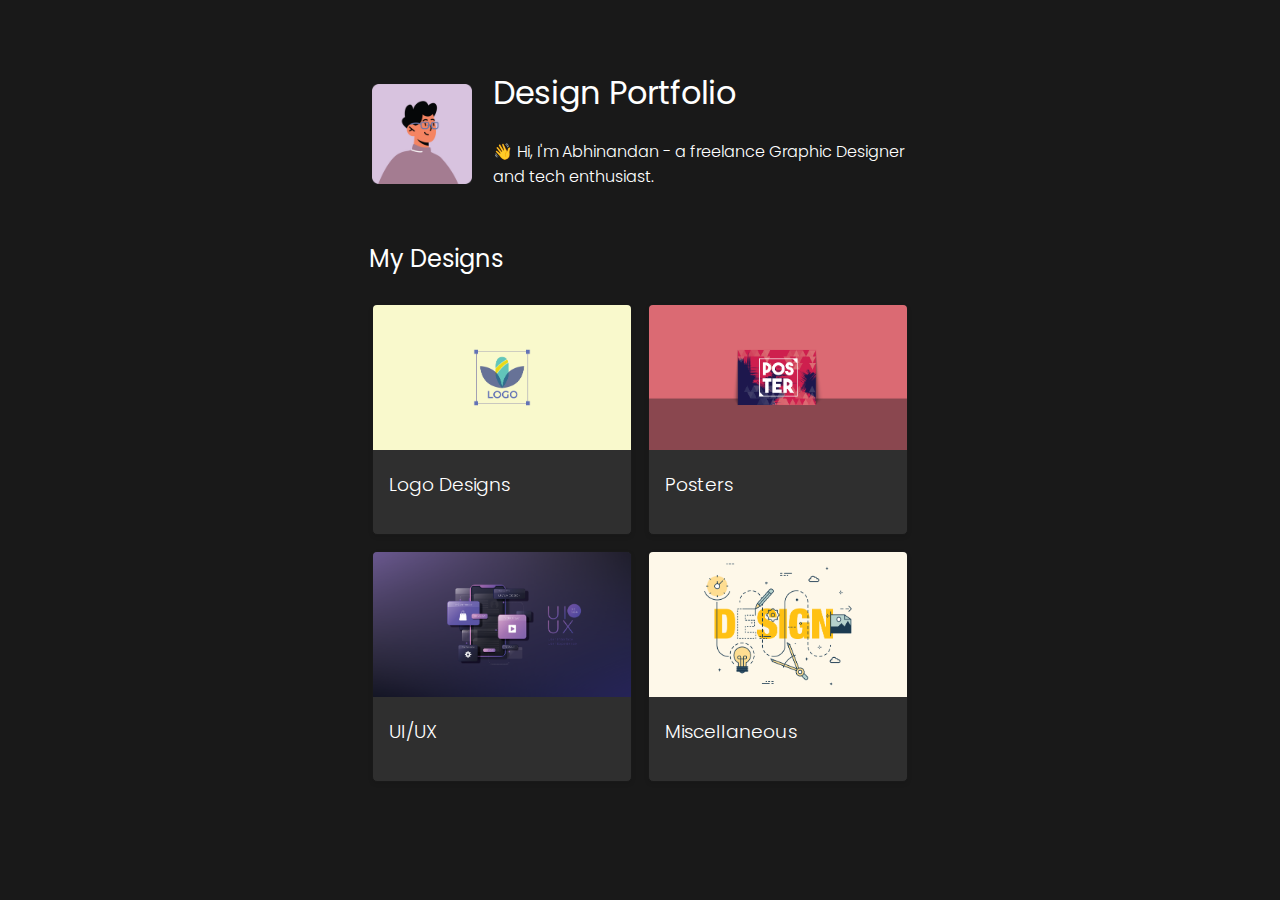
<file: index.html>
<!DOCTYPE html>
<html lang="en">
<head>
    <meta charset="UTF-8">
    <meta name="viewport" content="width=device-width, initial-scale=1.0">
    <title>My Portfolio</title>
    <link rel="icon" type="image/x-icon" href="images/Profile.png">
    <link rel="stylesheet" href="css/styles.css">
    <link rel="preconnect" href="https://fonts.googleapis.com">
    <link rel="preconnect" href="https://fonts.gstatic.com" crossorigin>
    <link href="https://fonts.googleapis.com/css2?family=Poppins:ital,wght@0,100;0,200;0,300;0,400;0,500;0,600;0,700;0,800;0,900;1,100;1,200;1,300;1,400;1,500;1,600;1,700;1,800;1,900&display=swap" rel="stylesheet">
</head>
<body>
    <main>
        <div class="image-container">
            <img src="images/Profile.png" alt="Small Image" class="small-image">
            <section id="about" class="about">
                <h1>Design Portfolio</h1>
                <p>👋 Hi, I'm Abhinandan - a freelance Graphic Designer and tech enthusiast.</p>
            </section>
        </div>

        <section id="portfolio" class="portfolio">
            <h2>My Designs</h2>
            <div class="gallery">
                <div class="gallery-item">
                    <a href="logos.html">
                        <img src="images/logo.png" alt="Logo">
                        <div class="card-description">
                            <h3>Logo Designs</h3>
                        </div>
                    </a>
                </div>
                <div class="gallery-item">
                    <a href="posters.html">
                        <img src="images/banner.png" alt="Banners/Posters">
                        <div class="card-description">
                            <h3>Posters</h3>
                        </div>
                    </a>
                </div>
                <div class="gallery-item">
                    <a href="uiux.html">
                        <img src="images/uiux.png" alt="UI/UX">
                        <div class="card-description">
                            <h3>UI/UX</h3>
                        </div>
                    </a>
                </div>
                <div class="gallery-item">
                    <a href="misc.html">
                        <img src="images/misc.png" alt="Miscellaneous">
                        <div class="card-description">
                            <h3>Miscellaneous</h3>
                        </div>
                    </a>
                </div>
                <!-- Add more items as needed -->
            </div>
        </section>
    </main>
    <script src="js/scripts.js"></script>
</body>
</html>
</file>
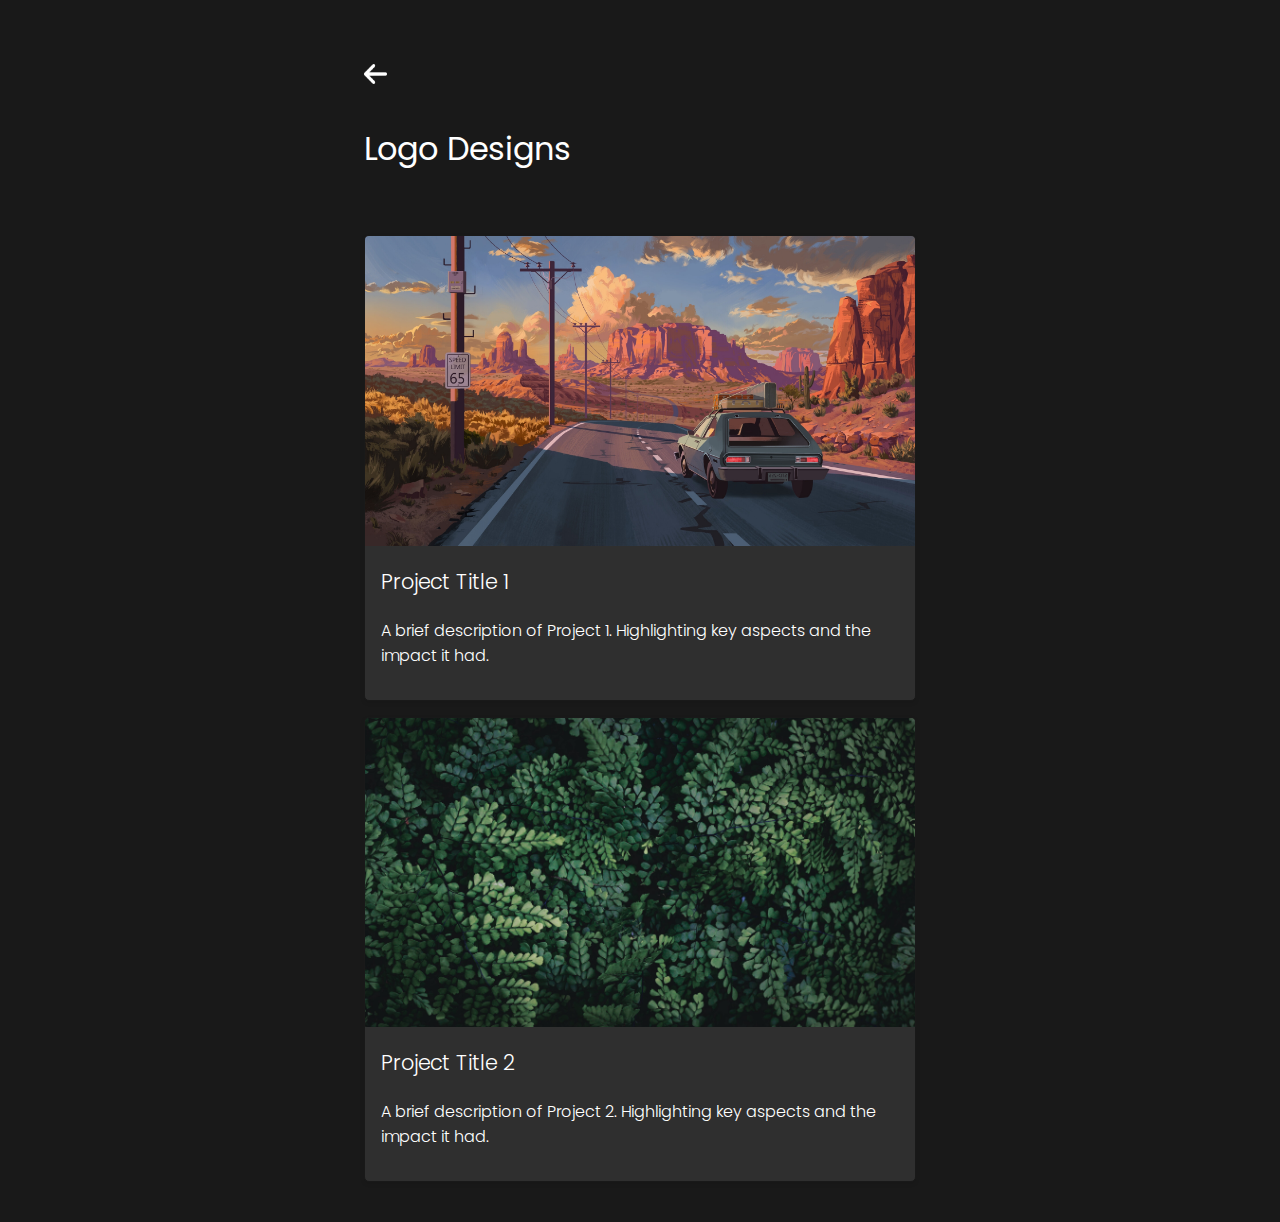
<file: logos.html>
<!DOCTYPE html>
<html lang="en">
<head>
    <meta charset="UTF-8">
    <meta name="viewport" content="width=device-width, initial-scale=1.0">
    <title>Showcase</title>
    <link rel="icon" type="image/x-icon" href="images/Profile.png">
    <link rel="stylesheet" href="css/styles.css">
    <link rel="preconnect" href="https://fonts.googleapis.com">
    <link rel="preconnect" href="https://fonts.gstatic.com" crossorigin>
    <link href="https://fonts.googleapis.com/css2?family=Poppins:ital,wght@0,100;0,200;0,300;0,400;0,500;0,600;0,700;0,800;0,900;1,100;1,200;1,300;1,400;1,500;1,600;1,700;1,800;1,900&display=swap" rel="stylesheet">
</head>
<body>
    <main>
        <!-- Showcase Section -->
        <section id="showcase" class="showcase">
            <a href="index.html">
                <img src="images/back.png" alt="Back Button" class="back-button">
            </a>
            <h1>Logo Designs</h1>
            <div class="display">
                <div class="display-item">
                    <img src="images/work1.jpg" alt="Work 1">
                    <div class="display-card-description">
                        <h3>Project Title 1</h3>
                        <p>A brief description of Project 1. Highlighting key aspects and the impact it had.</p>
                    </div>
                </div>
                <div class="display-item">
                    <img src="images/work2.jpg" alt="Work 2">
                    <div class="display-card-description">
                        <h3>Project Title 2</h3>
                        <p>A brief description of Project 2. Highlighting key aspects and the impact it had.</p>
                    </div>
                </div>
                <!-- Add more items as needed -->
            </div>
        </section>
    </main>
    <script src="js/scripts.js"></script>
</body>
</html>
</file>
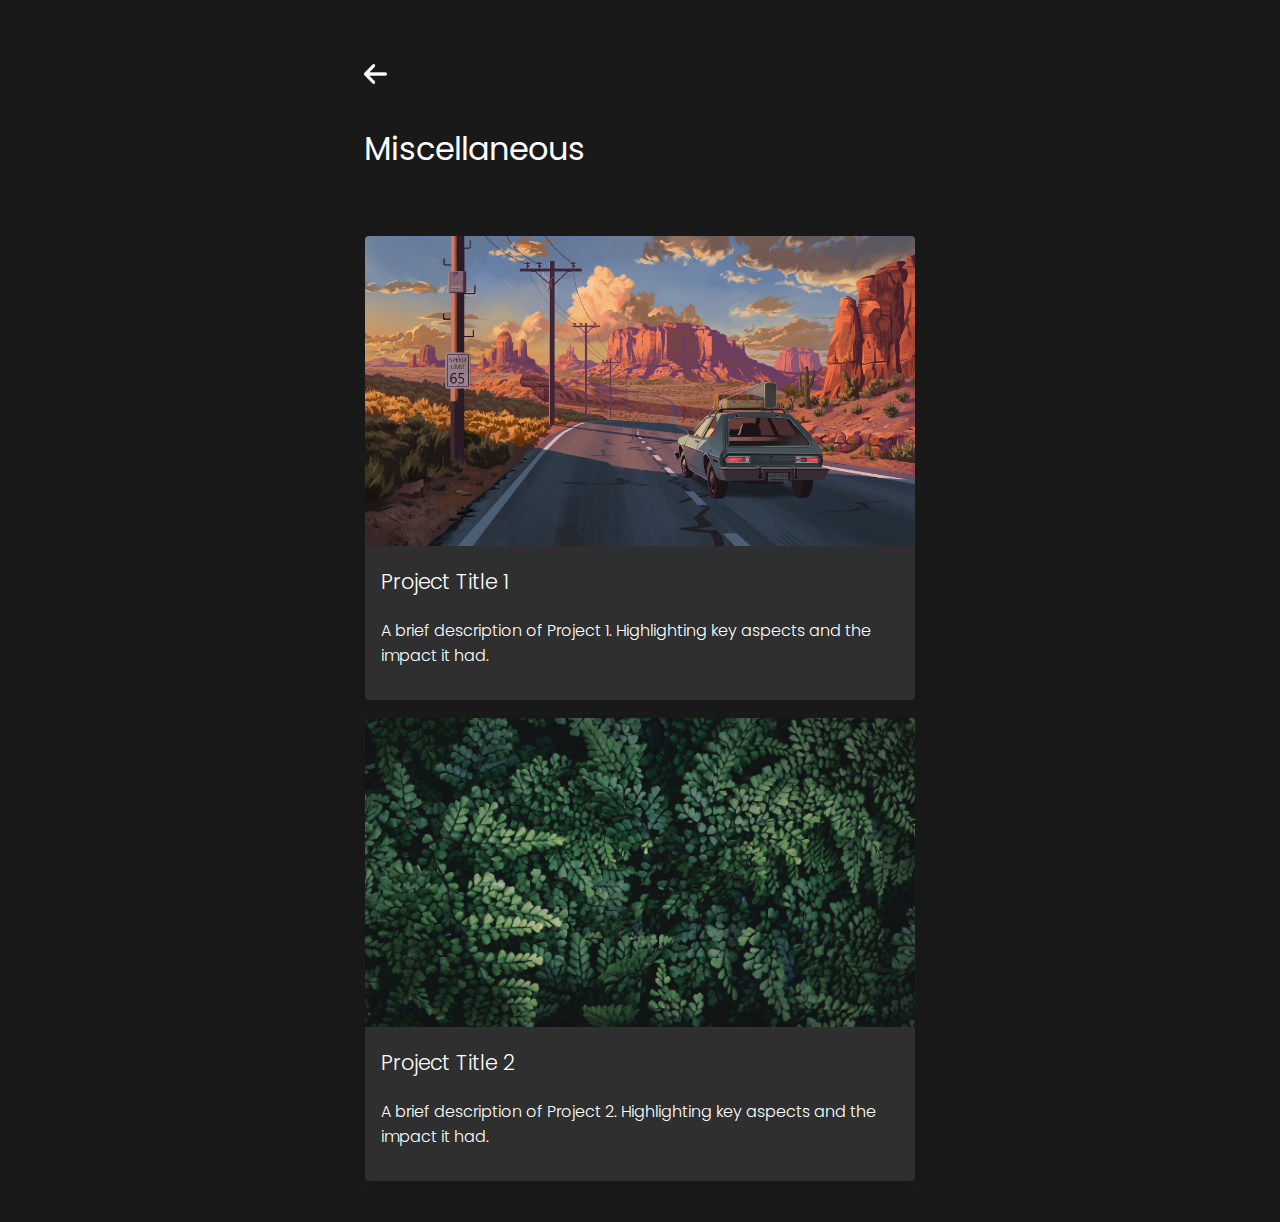
<file: misc.html>
<!DOCTYPE html>
<html lang="en">
<head>
    <meta charset="UTF-8">
    <meta name="viewport" content="width=device-width, initial-scale=1.0">
    <title>Showcase</title>
    <link rel="icon" type="image/x-icon" href="images/Profile.png">
    <link rel="stylesheet" href="css/styles.css">
    <link rel="preconnect" href="https://fonts.googleapis.com">
    <link rel="preconnect" href="https://fonts.gstatic.com" crossorigin>
    <link href="https://fonts.googleapis.com/css2?family=Poppins:ital,wght@0,100;0,200;0,300;0,400;0,500;0,600;0,700;0,800;0,900;1,100;1,200;1,300;1,400;1,500;1,600;1,700;1,800;1,900&display=swap" rel="stylesheet">
</head>
<body>
    <main>
        <!-- Showcase Section -->
        <section id="showcase" class="showcase">
            <a href="index.html">
                <img src="images/back.png" alt="Back Button" class="back-button">
            </a>
            <h1>Miscellaneous</h1>
            <div class="display">
                <div class="display-item">
                    <img src="images/work1.jpg" alt="Work 1">
                    <div class="display-card-description">
                        <h3>Project Title 1</h3>
                        <p>A brief description of Project 1. Highlighting key aspects and the impact it had.</p>
                    </div>
                </div>
                <div class="display-item">
                    <img src="images/work2.jpg" alt="Work 2">
                    <div class="display-card-description">
                        <h3>Project Title 2</h3>
                        <p>A brief description of Project 2. Highlighting key aspects and the impact it had.</p>
                    </div>
                </div>
                <!-- Add more items as needed -->
            </div>
        </section>
    </main>
    <script src="js/scripts.js"></script>
</body>
</html>
</file>
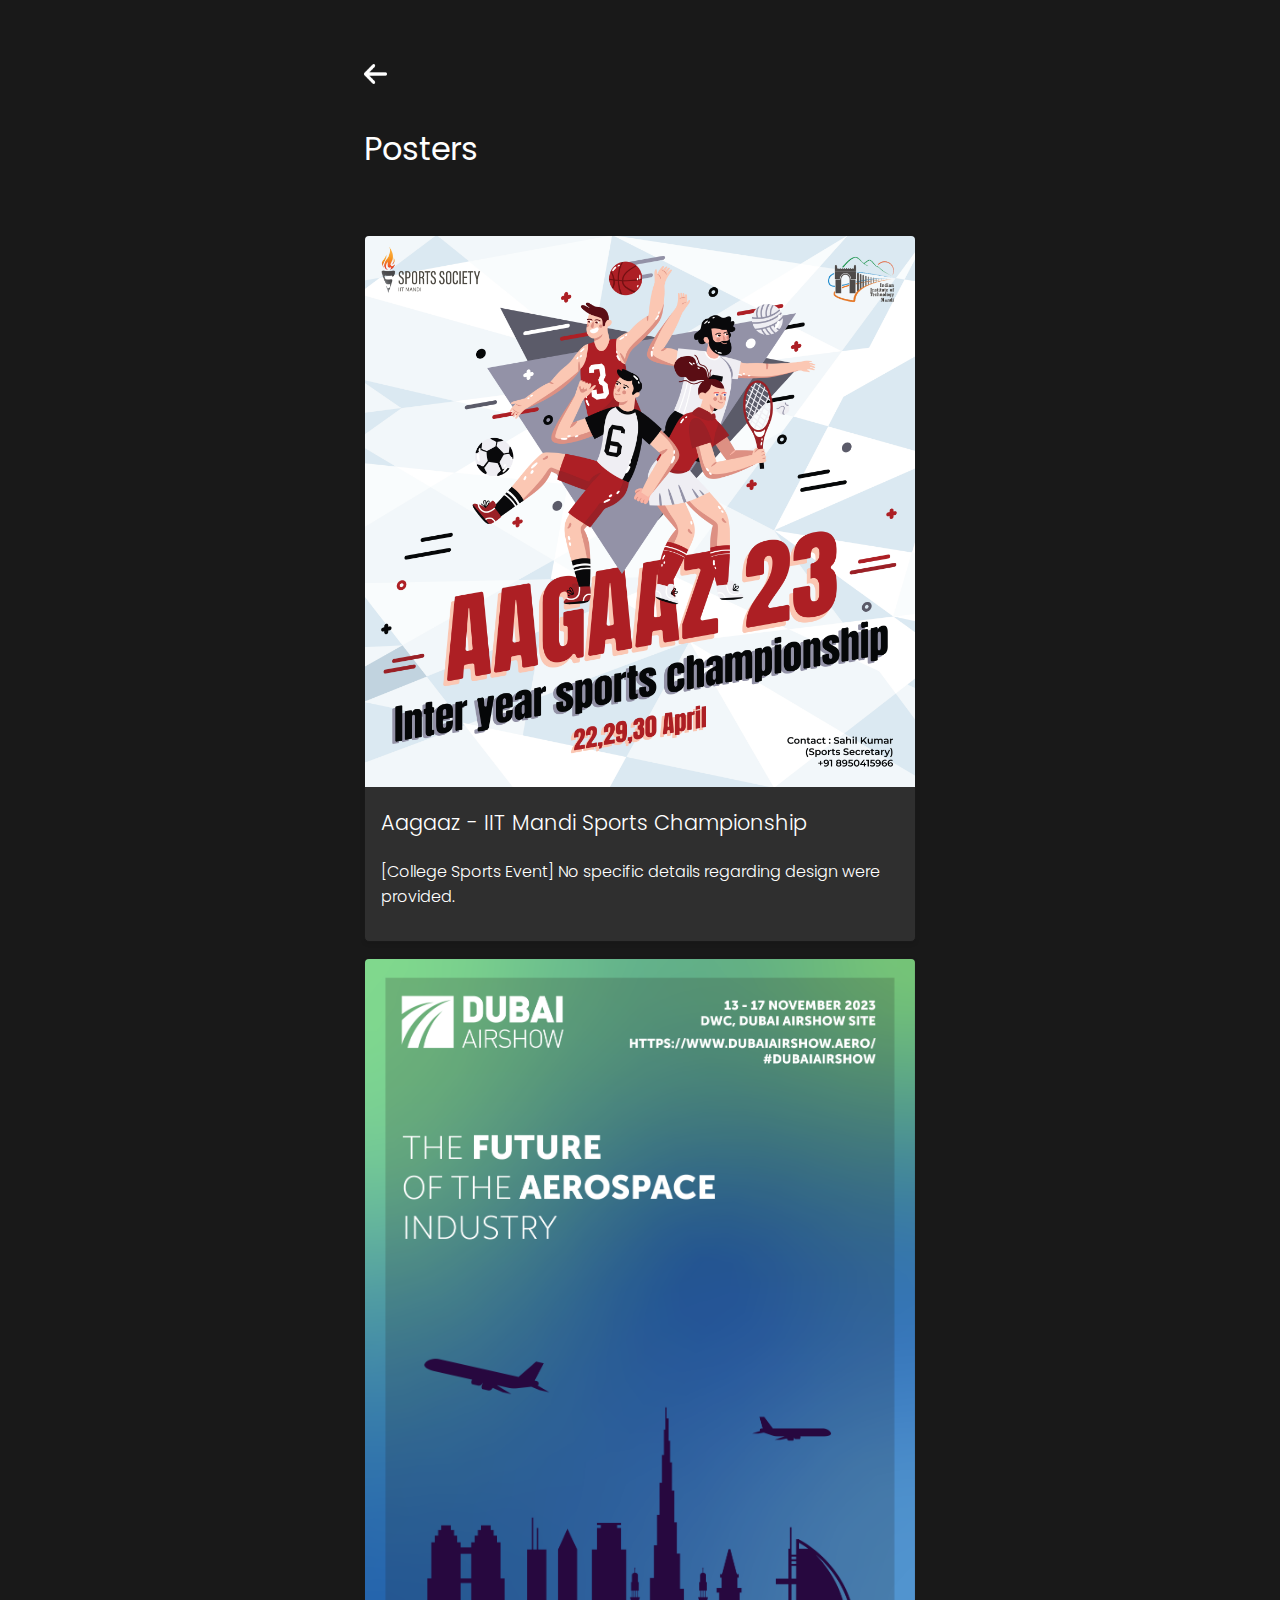
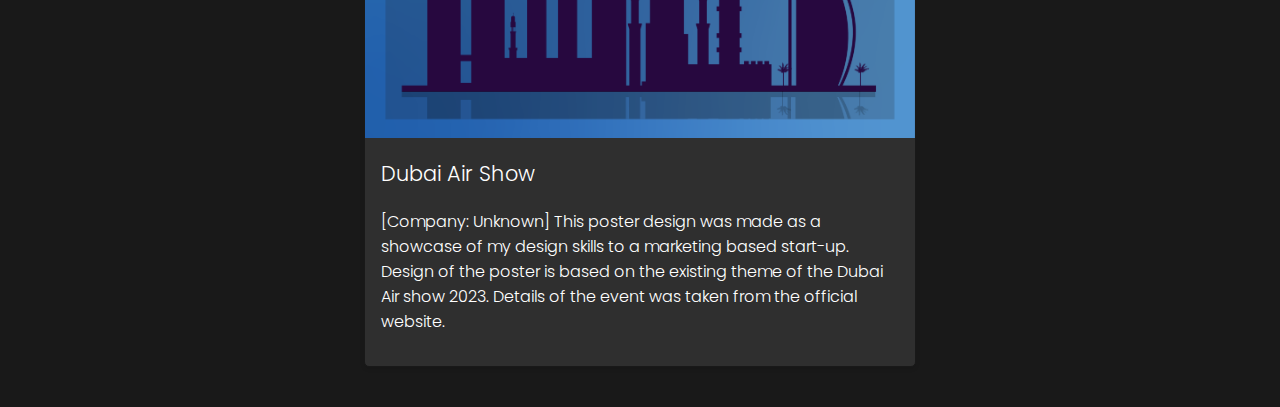
<file: posters.html>
<!DOCTYPE html>
<html lang="en">
<head>
    <meta charset="UTF-8">
    <meta name="viewport" content="width=device-width, initial-scale=1.0">
    <title>Showcase</title>
    <link rel="icon" type="image/x-icon" href="images/Profile.png">
    <link rel="stylesheet" href="css/styles.css">
    <link rel="preconnect" href="https://fonts.googleapis.com">
    <link rel="preconnect" href="https://fonts.gstatic.com" crossorigin>
    <link href="https://fonts.googleapis.com/css2?family=Poppins:ital,wght@0,100;0,200;0,300;0,400;0,500;0,600;0,700;0,800;0,900;1,100;1,200;1,300;1,400;1,500;1,600;1,700;1,800;1,900&display=swap" rel="stylesheet">
</head>
<body>
    <main>
        <!-- Showcase Section -->
        <section id="showcase" class="showcase">
            <a href="index.html">
                <img src="images/back.png" alt="Back Button" class="back-button">
            </a>
            <h1>Posters</h1>
            <div class="display">
                <div class="display-item">
                    <img src="images/posters/aagaaz.png" alt="Work 1">
                    <div class="display-card-description">
                        <h3>Aagaaz - IIT Mandi Sports Championship</h3>
                        <p>[College Sports Event] No specific details regarding design were provided.</p>
                    </div>
                </div>
                <div class="display-item">
                    <img src="images/posters/dubai-air-show.png" alt="Work 2">
                    <div class="display-card-description">
                        <h3>Dubai Air Show</h3>
                        <p>[Company: Unknown] This poster design was made as a showcase of my design skills to a marketing based start-up. Design of the poster is based on the existing theme of the Dubai Air show 2023. Details of the event was taken from the official website.</p>
                    </div>
                </div>
                <!-- Add more items as needed -->
            </div>
        </section>
    </main>
    <script src="js/scripts.js"></script>
</body>
</html>
</file>
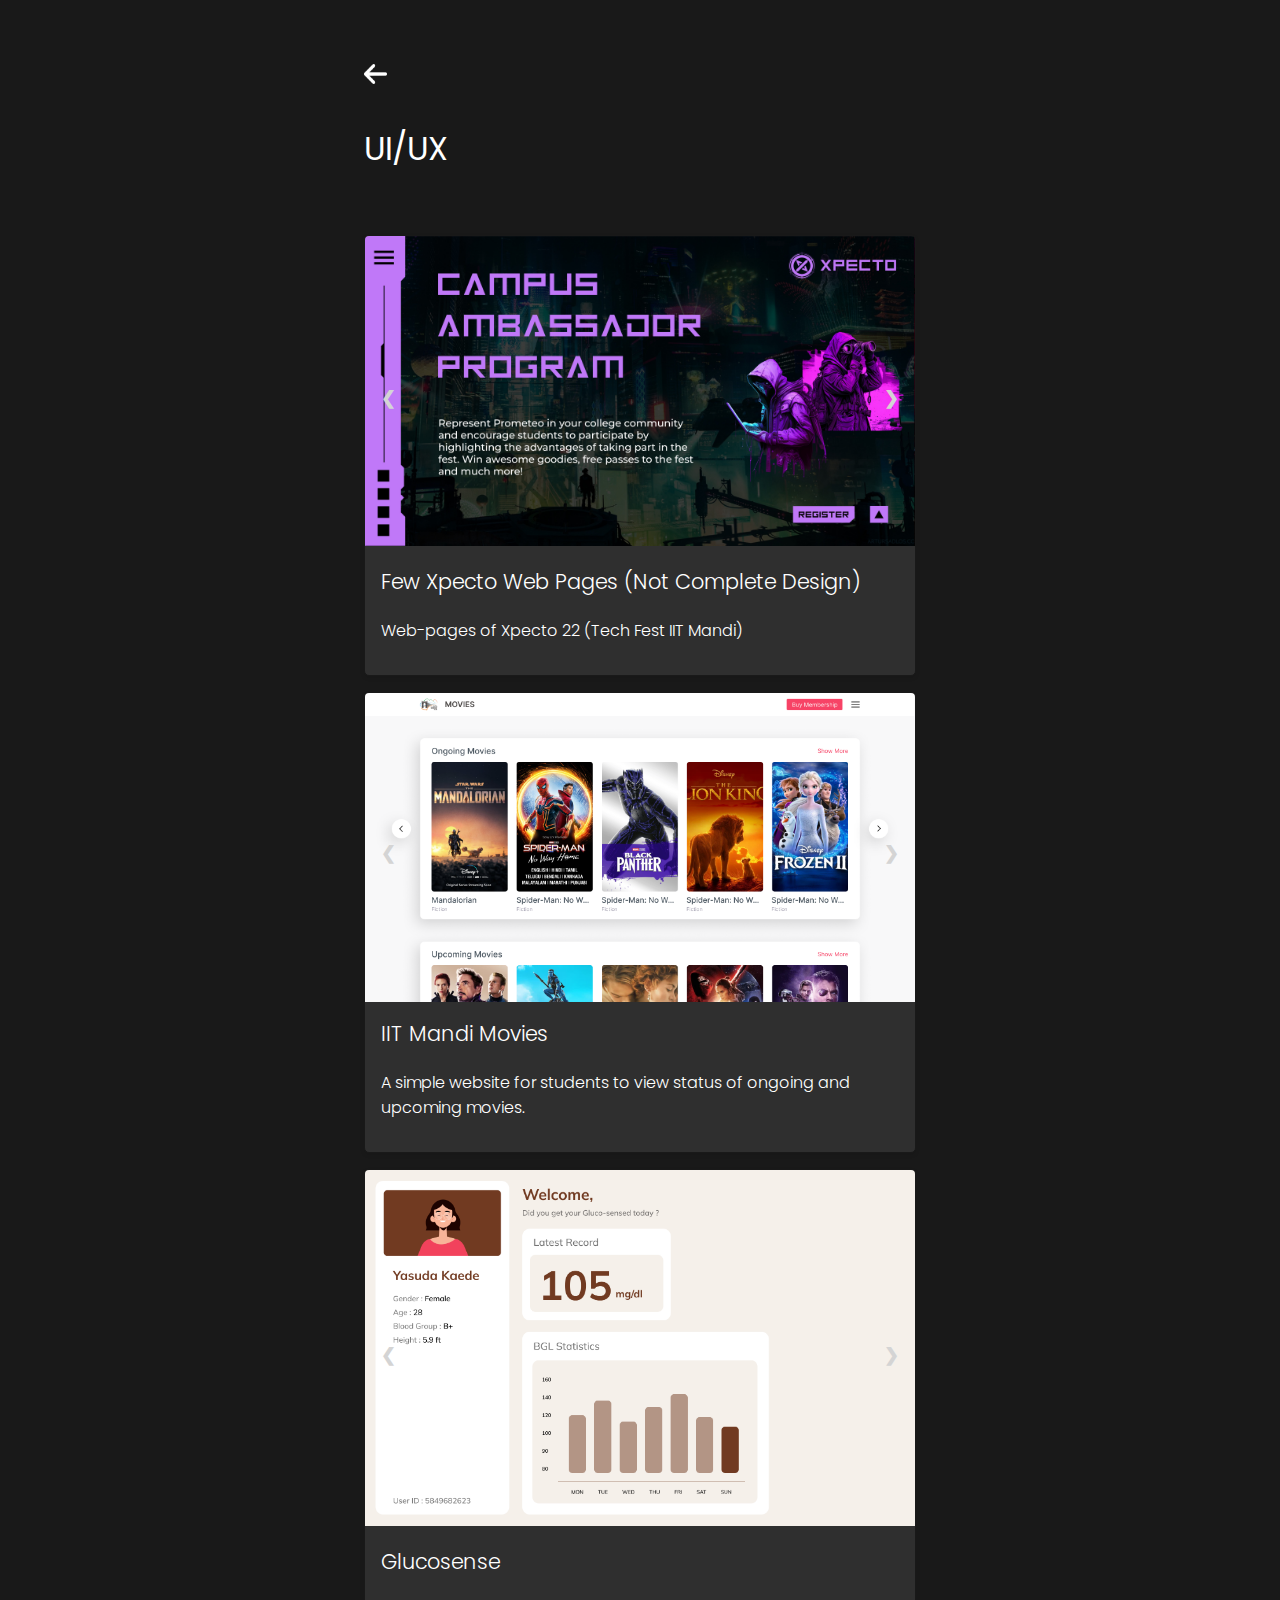
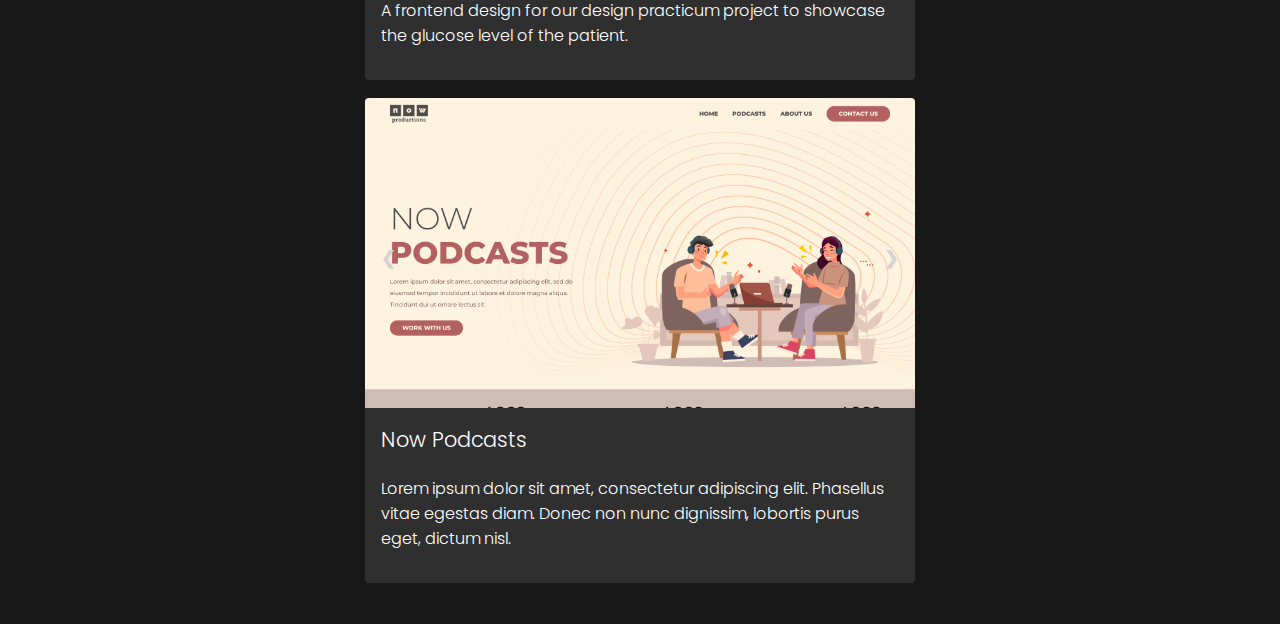
<file: uiux.html>
<!DOCTYPE html>
<html lang="en">
<head>
    <meta charset="UTF-8">
    <meta name="viewport" content="width=device-width, initial-scale=1.0">
    <title>Showcase</title>
    <link rel="icon" type="image/x-icon" href="images/Profile.png">
    <link rel="stylesheet" href="css/styles.css">
    <link rel="preconnect" href="https://fonts.googleapis.com">
    <link rel="preconnect" href="https://fonts.gstatic.com" crossorigin>
    <link href="https://fonts.googleapis.com/css2?family=Poppins:ital,wght@0,100;0,200;0,300;0,400;0,500;0,600;0,700;0,800;0,900;1,100;1,200;1,300;1,400;1,500;1,600;1,700;1,800;1,900&display=swap" rel="stylesheet">
</head>
<body>
    <main>
        <!-- Showcase Section -->
        <section id="showcase" class="showcase">
            <a href="index.html">
                <img src="images/back.png" alt="Back Button" class="back-button">
            </a>
            <h1>UI/UX</h1>
            <div class="display">
                <div class="display-item">
                    <!-- Slideshow container -->
                    <div class="slideshow-container">
                        <div class="mySlides fade">
                            <img src="images/uiux/xpecto/CampusAmbassador.jpg" style="width:100%">
                        </div>
                    
                        <div class="mySlides fade">
                            <img src="images/uiux/xpecto/Timeline.png" style="width:100%">                        
                        </div>
                    
                        <div class="mySlides fade">
                            <img src="images/uiux/xpecto/MenuBar.png" style="width:100%">
                        </div>

                        <div class="mySlides fade">
                            <img src="images/uiux/xpecto/AboutUs.png" style="width:100%">
                        </div>
                    
                        <!-- Next and previous buttons -->
                        <a class="prev" onclick="plusSlides(-1, 0)">&#10094;</a>
                        <a class="next" onclick="plusSlides(1, 0)">&#10095;</a>
                    </div>
                    <div class="display-card-description">
                        <h3>Few Xpecto Web Pages (Not Complete Design)</h3>
                        <p>Web-pages of Xpecto 22 (Tech Fest IIT Mandi)</p>
                    </div>
                </div>

                <div class="display-item">
                    <!-- Slideshow container -->
                    <div class="slideshow-container">
                        <div class="mySlides fade" style="overflow-y:scroll; overflow-x:hidden; height: 0; padding-bottom: 56.25%;">
                            <img src="images/uiux/IITM-Movies/Home.png" style="width:100%">
                        </div>
                    
                        <div class="mySlides fade" style="overflow-y:scroll; overflow-x:hidden; height: 0; padding-bottom: 56.25%;">
                            <img src="images/uiux/IITM-Movies/Membership.png" style="width:100%">                        
                        </div>
                    
                        <!-- Next and previous buttons -->
                        <a class="prev" onclick="plusSlides(-1, 1)">&#10094;</a>
                        <a class="next" onclick="plusSlides(1, 1)">&#10095;</a>
                    </div>
                    <div class="display-card-description">
                        <h3>IIT Mandi Movies</h3>
                        <p>A simple website for students to view status of ongoing and upcoming movies.</p>
                    </div>
                </div>
                
                <div class="display-item">
                    <!-- Slideshow container -->
                    <div class="slideshow-container">
                        <div class="mySlides fade">
                            <img src="images/uiux/Glucosense/Home.png" style="width:100%">
                        </div>
                    
                        <div class="mySlides fade">
                            <img src="images/uiux/Glucosense/Login.png" style="width:100%">                        
                        </div>
                    
                        <!-- Next and previous buttons -->
                        <a class="prev" onclick="plusSlides(-1, 2)">&#10094;</a>
                        <a class="next" onclick="plusSlides(1, 2)">&#10095;</a>
                    </div>
                    <div class="display-card-description">
                        <h3>Glucosense</h3>
                        <p>A frontend design for our design practicum project to showcase the glucose level of the patient.</p>
                    </div>
                </div>

                <div class="display-item">
                    <!-- Slideshow container -->
                    <div class="slideshow-container">
                        <div class="mySlides fade" style="overflow-y:scroll; overflow-x:hidden; height: 0; padding-bottom: 56.25%;">
                            <img src="images/uiux/NowPodcasts/Web Page.png" style="width:100%">
                        </div>
                    
                        <!-- Next and previous buttons -->
                        <a class="prev" onclick="plusSlides(-1, 3)">&#10094;</a>
                        <a class="next" onclick="plusSlides(1, 3)">&#10095;</a>
                    </div>
                    <div class="display-card-description">
                        <h3>Now Podcasts</h3>
                        <p>Lorem ipsum dolor sit amet, consectetur adipiscing elit. Phasellus vitae egestas diam. Donec non nunc dignissim, lobortis purus eget, dictum nisl.</p>
                    </div>
                </div>

                <!-- Add more display-item sections as needed -->
            </div>
        </section>
    </main>
    <script src="js/scripts.js"></script>
</body>
</html>
</file>
<file: css/styles.css>
body {
    background-color: #191919;
    margin: 0;
    padding: 0 5%;
    box-sizing: border-box;
}

main {
    padding: 2em 26%;
}

.image-container {
    display: flex;
    align-items: center;
    margin-bottom: 1em; /* Adds some space below the container */
}

.small-image {
    width: 100px; /* Adjust the size as needed */
    height: 100px; /* Adjust the size as needed */
    border-radius: 2px; /* Optional: adds rounded corners */
    margin-right: 1em; /* Space between the image and the text */
    margin-top: 1em;
    margin-left: 0.5em;
}

.back-button {
    padding-top: 2em;
    height: 20px; /* Adjust the size as needed */
}


#about {
    padding: 1em 1%;
    text-align: left;
    color: white;
}

.about p {
    font-family: "Poppins", sans-serif;
    font-weight: 300;
    font-style: normal;
}


.about h1 {
    font-family: "Poppins", sans-serif;
    font-weight: 400;
    font-style: normal;
    font-size: 2em;
}

#portfolio {
    padding: 0em 0;
    text-align: left;
}

.portfolio h2 {
    font-family: "Poppins", sans-serif;
    font-weight: 400;
    font-style: normal;
    padding: 0 1%;
    color: white;
}

.gallery {
    display: flex;
    flex-wrap: wrap;
    justify-content: center;
}

.gallery-item {
    flex: 1 1 calc(33.333% - 1em);
    margin: 0.5em;
    background: #2f2f2f;
    border: 1px solid #191919;
    border-radius: 5px;
    overflow: hidden;
    box-shadow: 0 2px 4px rgba(0, 0, 0, 0.1);
}

.gallery-item img {
    width: 100%;
    height: auto;
}

.gallery-item a {
    text-decoration: none;
}

.card-description {
    padding: 1em;
    text-align: left;
    color: white;
}

.card-description h3 {
    font-family: "Poppins", sans-serif;
    font-weight: 300;
    font-style: normal;
    margin-top: 0;
}

.display {
    display: flex;
    flex-wrap: wrap;
    justify-content: center;
    flex-direction: column;
}

.display-item {
    flex: 1 1 100%;
    margin: 0.5em 0;
    background: #2f2f2f;
    border: 1px solid #191919;
    border-radius: 5px;
    overflow: hidden;
    box-shadow: 0 2px 4px rgba(0, 0, 0, 0.1);
}

.display-item img {
    width: 100%;
    height: auto;
}

.display-card-description {
    padding: 1em;
    text-align: left;
    color: white;
}

.display-card-description h3 {
    margin-top: 0;
    font-family: "Poppins", sans-serif;
    font-weight: 350;
    font-style: normal;
    font-size: 1.3em;
}

.display-card-description p {
    margin-top: 0;
    font-family: "Poppins", sans-serif;
    font-weight:300;
    font-style: normal;
}

.showcase h1 {
    font-family: "Poppins", sans-serif;
    font-weight: 400;
    font-style: normal;
    padding: 1em 0%;
    padding-top: 0.5em;
    font-size: 2em;
    color: white;
    
}

/* * {box-sizing:border-box} */

/* Slideshow container */
.slideshow-container {
  max-width: 1000px;
  position: relative;
  margin: auto;
}

/* Next & previous buttons */
.prev, .next {
  cursor: pointer;
  position: absolute;
  top: 50%;
  width: auto;
  margin-top: -22px;
  padding: 16px;
  color: rgb(212, 212, 212);
  font-weight: bold;
  font-size: 18px;
  transition: 0.6s ease;
  border-radius: 0 3px 3px 0;
  user-select: none;
}

/* Position the "next button" to the right */
.next {
  right: 0;
  border-radius: 3px 0 0 3px;
}

/* On hover, add a black background color with a little bit see-through */
.prev:hover, .next:hover {
  background-color: rgba(0,0,0,0.8);
}

.active, .dot:hover {
  background-color: #717171;
}

/* Fading animation */
.fade {
  animation-name: fade;
  animation-duration: 1.5s;
}

.mySlides::-webkit-scrollbar {
    display: none;
}

@keyframes fade {
  from {opacity: .4}
  to {opacity: 1}
}

/* Media Query for Mobile Devices */
@media (max-width: 768px) {

    .image-container {
        flex-direction: column; /* Stack the image and text vertically */
        align-items: flex-start; /* Align items to the start */
    }

    .small-image {
        margin-right: 0; /* Remove the right margin */
        margin-top: 2em;
        margin-left: 0.5em;
    }
    .gallery {
        flex-direction: column;
    }

    .gallery-item {
        flex: 1 1 100%;
        margin: 0.5em 0;
    }

    body {
        padding: 0 2%;
    }

    main {
        padding: 2em 5%;
    }
}


/* Media Query for Tablet Devices */
@media (min-width: 769px) and (max-width: 1024px) {
    body {
        padding: 0 3%; /* Reduce side padding */
    }

    main {
        padding: 2em 15%; /* Reduce main padding */
    }

    .about p {
        margin-top: 0em; /* Reduce the gap between h1 and p */
    }

    .about h1 {
        margin-bottom: 0.5em;
    }
}
</file>
